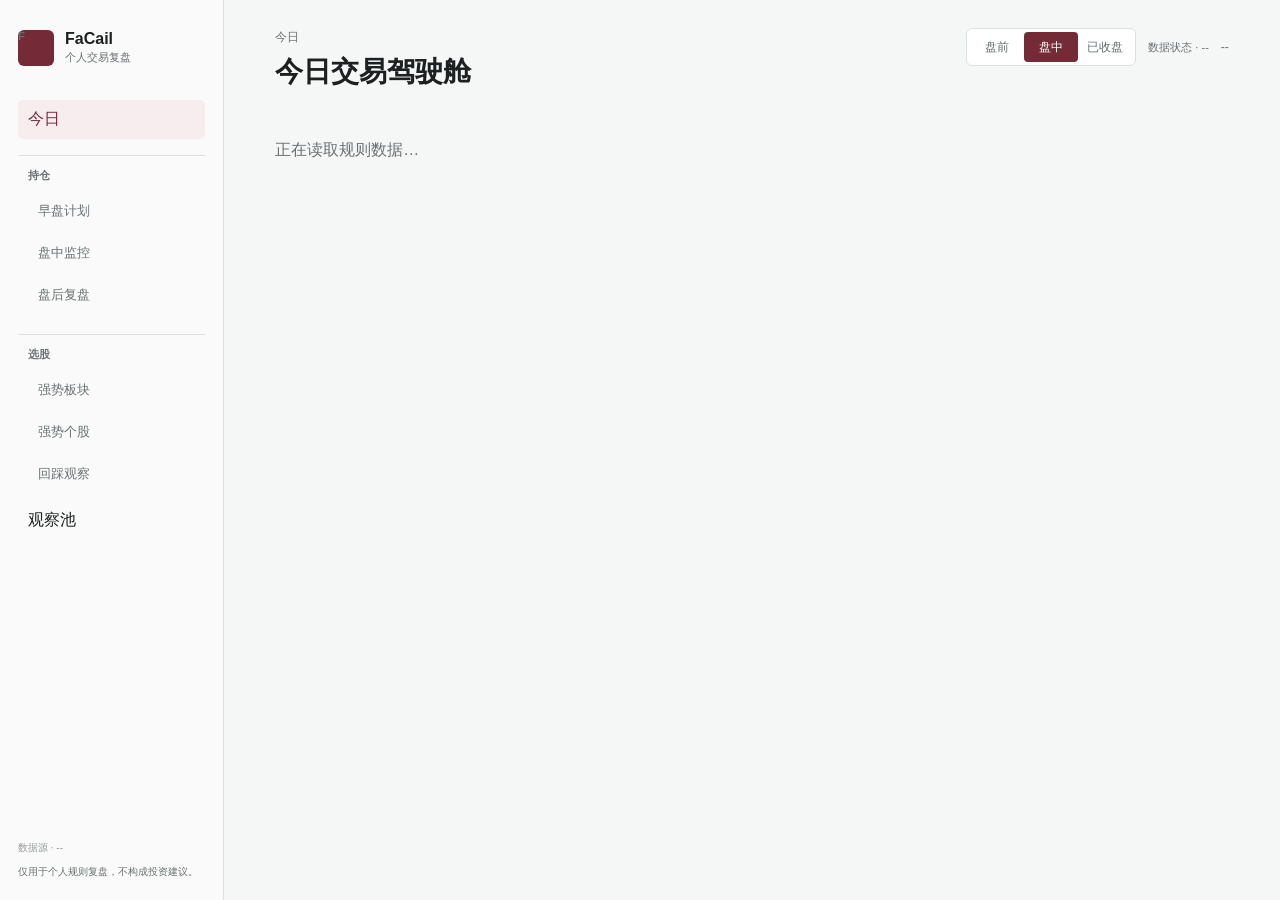
<file: index.html>
<!doctype html>
<html lang="zh-CN">
  <head>
    <meta charset="utf-8">
    <meta name="viewport" content="width=device-width, initial-scale=1">
    <meta http-equiv="refresh" content="0; url=frontend/">
    <title>FaCail</title>
  </head>
  <body>
    <a href="frontend/">打开 FaCail</a>
  </body>
</html>
</file>
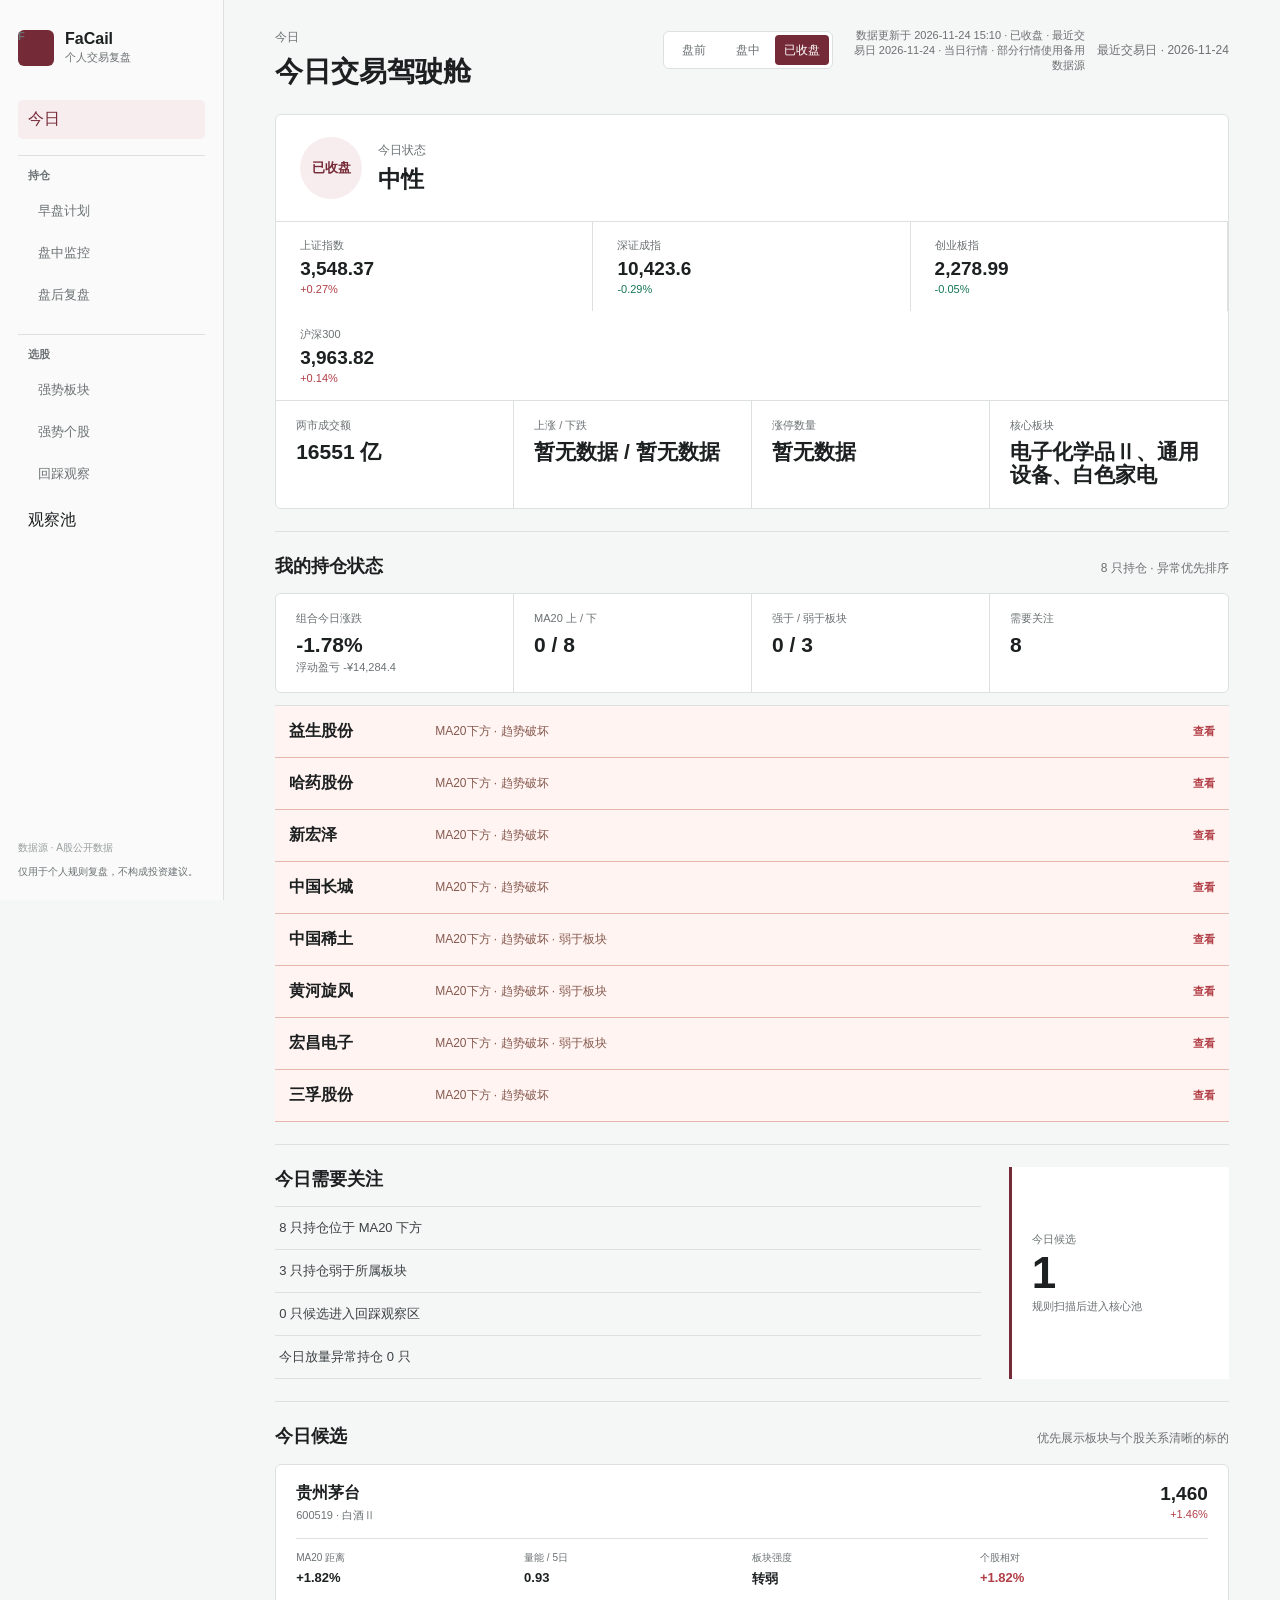
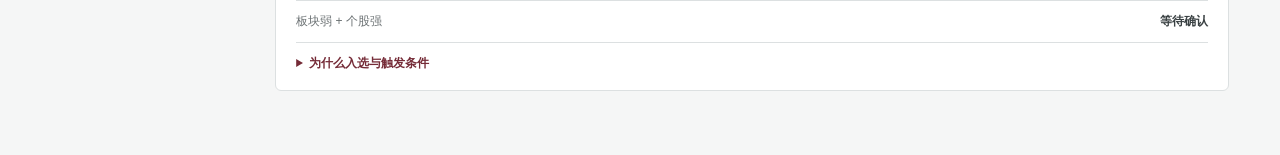
<file: frontend/index.html>
<!doctype html>
<html lang="zh-CN">
  <head>
    <meta charset="utf-8">
    <meta name="viewport" content="width=device-width, initial-scale=1">
    <meta name="theme-color" content="#f5f6f4">
    <title>FaCail · 今日交易驾驶舱</title>
    <link rel="stylesheet" href="styles.css?v=3">
  </head>
  <body>
    <div class="app-shell">
      <aside class="sidebar">
        <div class="brand">
          <span class="brand-mark">F</span>
          <div><strong>FaCail</strong><span>个人交易复盘</span></div>
        </div>
        <nav class="desktop-nav" aria-label="主导航">
          <button class="nav-item active" data-view="today">今日</button>
          <div class="nav-group">
            <span>持仓</span>
            <button class="nav-item sub" data-view="premarket">早盘计划</button>
            <button class="nav-item sub" data-view="intraday">盘中监控</button>
            <button class="nav-item sub" data-view="review">盘后复盘</button>
          </div>
          <div class="nav-group">
            <span>选股</span>
            <button class="nav-item sub" data-view="sectors">强势板块</button>
            <button class="nav-item sub" data-view="stocks">强势个股</button>
            <button class="nav-item sub" data-view="pullback">回踩观察</button>
          </div>
          <button class="nav-item" data-view="watchlist">观察池</button>
        </nav>
        <div class="sidebar-foot">
          <span id="source-label">数据源 · --</span>
          <p>仅用于个人规则复盘，不构成投资建议。</p>
        </div>
      </aside>

      <main class="content">
        <header class="topbar">
          <div>
            <p class="breadcrumb" id="breadcrumb">今日</p>
            <h1 id="view-title">今日交易驾驶舱</h1>
          </div>
          <div class="header-actions">
            <div class="stage-switch" aria-label="开发用交易阶段切换">
              <button data-stage="premarket">盘前</button>
              <button class="active" data-stage="intraday">盘中</button>
              <button data-stage="postmarket">已收盘</button>
            </div>
            <span class="data-status" id="data-status">数据状态 · --</span>
            <span class="trade-date" id="trade-date">--</span>
          </div>
        </header>

        <div id="loading" class="loading">正在读取规则数据…</div>
        <section class="view" id="today"></section>
        <section class="view" id="premarket"></section>
        <section class="view" id="intraday"></section>
        <section class="view" id="review"></section>
        <section class="view" id="sectors"></section>
        <section class="view" id="stocks"></section>
        <section class="view" id="pullback"></section>
        <section class="view" id="watchlist"></section>
      </main>

      <nav class="mobile-nav" aria-label="移动端主导航">
        <button class="active" data-mobile-view="today"><span>今</span>今日</button>
        <button data-mobile-view="holdings"><span>持</span>持仓</button>
        <button data-mobile-view="selection"><span>选</span>选股</button>
        <button data-mobile-view="watchlist"><span>察</span>观察</button>
      </nav>
    </div>
    <script src="app.js?v=3"></script>
  </body>
</html>
</file>
<file: frontend/styles.css>
:root {
  color-scheme: light;
  --bg: #f5f6f6;
  --surface: #ffffff;
  --surface-soft: #f0f2f2;
  --text: #1d2021;
  --muted: #6b7173;
  --line: #dce0e1;
  --accent: #752b37;
  --accent-soft: #f7edef;
  --ink-soft: #3a4143;
  --up: #b13e46;
  --down: #147557;
  --warn: #8a5a12;
  --danger-soft: #fff4f1;
  --danger-line: #e5b7ae;
}

* { box-sizing: border-box; }

html { max-width: 100%; overflow-x: hidden; background: var(--bg); }

body {
  margin: 0;
  min-height: 100vh;
  color: var(--text);
  background: var(--bg);
  font-family: -apple-system, BlinkMacSystemFont, "Segoe UI", "PingFang SC", "Microsoft YaHei", sans-serif;
  letter-spacing: 0;
  max-width: 100%;
  overflow-x: hidden;
}

button { color: inherit; font: inherit; }

.app-shell { display: grid; grid-template-columns: 224px minmax(0, 1fr); min-height: 100vh; }

.sidebar {
  position: sticky;
  top: 0;
  display: flex;
  flex-direction: column;
  height: 100vh;
  padding: 28px 18px 20px;
  border-right: 1px solid var(--line);
  background: #fafafa;
}

.brand { display: flex; align-items: center; gap: 11px; margin-bottom: 34px; }
.brand-mark { display: grid; width: 36px; height: 36px; place-items: center; border-radius: 6px; color: white; background: var(--accent); font-weight: 760; }
.brand strong, .brand span { display: block; }
.brand strong { font-size: 16px; }
.brand span { margin-top: 2px; color: var(--muted); font-size: 11px; }

.desktop-nav { display: grid; gap: 4px; }
.nav-group { display: grid; gap: 3px; margin: 12px 0 4px; padding-top: 12px; border-top: 1px solid var(--line); }
.nav-group > span { padding: 0 10px 5px; color: var(--muted); font-size: 11px; font-weight: 700; }
.nav-item { min-height: 39px; padding: 0 10px; border: 0; border-radius: 5px; background: transparent; text-align: left; cursor: pointer; }
.nav-item.sub { padding-left: 20px; color: var(--muted); font-size: 13px; }
.nav-item:hover, .nav-item.active { color: var(--accent); background: var(--accent-soft); }
.sidebar-foot { margin-top: auto; color: var(--muted); font-size: 10px; line-height: 1.6; }
.sidebar-foot > span { opacity: .68; }
.sidebar-foot p { margin: 8px 0 0; }

.content { min-width: 0; width: 100%; max-width: 1420px; margin: 0 auto; padding: 28px clamp(24px, 4vw, 58px) 64px; }
.topbar { display: flex; align-items: flex-start; justify-content: space-between; gap: 24px; margin-bottom: 26px; }
.breadcrumb { margin: 0 0 7px; color: var(--muted); font-size: 12px; }
h1 { margin: 0; font-size: 28px; line-height: 1.2; }
h2 { margin: 0; font-size: 18px; }
h3 { margin: 0 0 8px; color: var(--ink-soft); font-size: 13px; }
p { line-height: 1.65; }

.header-actions { display: flex; align-items: center; gap: 12px; }
.stage-switch { display: flex; padding: 3px; border: 1px solid var(--line); border-radius: 6px; background: var(--surface); }
.stage-switch button { min-width: 54px; height: 30px; border: 0; border-radius: 4px; color: var(--muted); background: transparent; font-size: 12px; cursor: pointer; }
.stage-switch button.active { color: white; background: var(--accent); }
.trade-date { color: var(--muted); font-size: 12px; }
.data-status { max-width: 240px; color: var(--muted); font-size: 11px; line-height: 1.35; text-align: right; }
.data-status.stale { color: var(--up); }

.loading { padding: 26px 0; color: var(--muted); }
.loading strong, .loading span { display: block; margin-bottom: 6px; }
.view { display: none; gap: 22px; }
.view.active { display: grid; }

.market-band { overflow: hidden; border: 1px solid var(--line); border-radius: 6px; background: var(--surface); }
.market-state { display: flex; align-items: center; gap: 16px; padding: 22px 24px; border-bottom: 1px solid var(--line); }
.market-state p { margin: 0 0 3px; color: var(--muted); font-size: 12px; }
.market-state h2 { font-size: 23px; }
.stage-label { display: grid; min-width: 62px; height: 62px; place-items: center; border-radius: 50%; color: var(--accent); background: var(--accent-soft); font-size: 13px; font-weight: 750; }
.index-strip { display: grid; grid-template-columns: repeat(3, minmax(0, 1fr)); border-bottom: 1px solid var(--line); }
.index-strip > div { padding: 16px 24px; border-right: 1px solid var(--line); }
.index-strip > div:last-child { border-right: 0; }
.index-strip span, .index-strip small { display: block; color: var(--muted); font-size: 11px; }
.index-strip strong { display: block; margin: 5px 0 3px; font-size: 19px; }
.market-facts, .summary-numbers { display: grid; grid-template-columns: repeat(4, minmax(0, 1fr)); }

.stat { min-width: 0; padding: 17px 20px; border-right: 1px solid var(--line); }
.stat:last-child { border-right: 0; }
.stat span, .stat small { display: block; color: var(--muted); font-size: 11px; }
.stat strong { display: block; margin: 7px 0 4px; overflow-wrap: anywhere; font-size: 21px; line-height: 1.1; }

.content-section, .review-summary { border-top: 1px solid var(--line); padding-top: 22px; }
.section-head { display: flex; align-items: baseline; justify-content: space-between; gap: 16px; margin-bottom: 15px; }
.section-head p { margin: 0; color: var(--muted); font-size: 12px; }
.priority-section .summary-numbers, .review-summary .summary-numbers { border: 1px solid var(--line); border-radius: 6px; background: var(--surface); }

.anomaly-list { display: grid; margin-top: 12px; border-top: 1px solid var(--line); }
.anomaly-list button { display: grid; grid-template-columns: 130px 1fr auto; align-items: center; gap: 16px; min-height: 52px; padding: 0 14px; border: 0; border-bottom: 1px solid var(--danger-line); background: var(--danger-soft); text-align: left; cursor: pointer; }
.anomaly-list span { color: #86594f; font-size: 12px; }
.anomaly-list b { color: var(--up); font-size: 11px; }

.attention-grid { display: grid; grid-template-columns: minmax(0, 1fr) 220px; gap: 28px; }
.focus-list { display: grid; gap: 0; margin: 0; padding: 0; list-style: none; border-top: 1px solid var(--line); }
.focus-list li { padding: 12px 4px; border-bottom: 1px solid var(--line); color: var(--ink-soft); font-size: 13px; }
.candidate-count { display: flex; flex-direction: column; justify-content: center; min-height: 128px; padding: 20px; border-left: 3px solid var(--accent); background: var(--surface); }
.candidate-count span, .candidate-count small { color: var(--muted); font-size: 11px; }
.candidate-count strong { margin: 4px 0; font-size: 44px; line-height: 1; }
.mobile-candidate-inline { display: none; }

.candidate-list, .holding-list, .watch-list, .review-list { display: grid; gap: 12px; }
.candidate-row, .holding-row, .watch-row, .review-list article { padding: 18px 20px; border: 1px solid var(--line); border-radius: 6px; background: var(--surface); }
.holding-row.attention-high { border-left: 3px solid var(--up); }
.stock-title { display: flex; align-items: flex-start; justify-content: space-between; gap: 14px; }
.stock-title > div:first-child { display: grid; gap: 4px; }
.stock-title strong { font-size: 16px; }
.stock-title span { color: var(--muted); font-size: 11px; }
.stock-price { text-align: right; }
.stock-price strong { display: block; font-size: 19px; }
.stock-price span { display: block; margin-top: 3px; }

.mini-metrics { display: grid; grid-template-columns: repeat(4, minmax(0, 1fr)); margin-top: 15px; border-top: 1px solid var(--line); border-bottom: 1px solid var(--line); }
.mini-metrics > div { min-width: 0; padding: 12px 12px 12px 0; }
.mini-metrics span, .mini-metrics strong { display: block; }
.mini-metrics span { color: var(--muted); font-size: 10px; }
.mini-metrics strong { margin-top: 5px; overflow-wrap: anywhere; font-size: 13px; font-weight: 660; }
.candidate-status { display: flex; align-items: center; justify-content: space-between; gap: 10px; margin-top: 12px; color: var(--muted); font-size: 12px; }
.candidate-status strong { color: var(--ink-soft); }
.candidate-status .met, .condition-state.met { color: var(--accent); }
.candidate-status .near, .condition-state.near { color: var(--warn); }

details { margin-top: 12px; border-top: 1px solid var(--line); }
summary { padding: 12px 0 0; color: var(--accent); font-size: 12px; font-weight: 700; cursor: pointer; }
.detail-grid, .two-columns { display: grid; grid-template-columns: repeat(2, minmax(0, 1fr)); gap: 22px; margin-top: 16px; }
.detail-grid ul, .two-columns ul, .review-list ul { margin: 0; padding-left: 17px; color: var(--ink-soft); font-size: 12px; line-height: 1.7; }
.detail-grid p, .two-columns p { margin: 0; color: var(--ink-soft); font-size: 12px; }
.condition-list { display: grid; grid-template-columns: repeat(3, minmax(0, 1fr)); gap: 8px; }
.condition { padding: 10px; background: var(--surface-soft); }
.condition > div { display: flex; align-items: flex-start; justify-content: space-between; gap: 8px; }
.condition strong { font-size: 11px; }
.condition span, .condition small { color: var(--muted); font-size: 10px; }
.condition small { display: block; margin-top: 5px; }

.local-tabs { display: flex; gap: 20px; min-height: 38px; border-bottom: 1px solid var(--line); }
.local-tabs button { padding: 0 1px 11px; border: 0; border-bottom: 2px solid transparent; color: var(--muted); background: transparent; font-size: 13px; cursor: pointer; }
.local-tabs button.active { border-color: var(--accent); color: var(--accent); font-weight: 700; }
.phase-note { display: flex; justify-content: space-between; gap: 14px; padding: 12px 14px; border-left: 3px solid var(--accent); background: var(--accent-soft); }
.phase-note strong, .phase-note span { font-size: 12px; }
.phase-note span { color: var(--muted); }
.phase-note.live::before { content: ""; width: 7px; height: 7px; align-self: center; border-radius: 50%; background: var(--up); }
.phase-note.live strong { margin-right: auto; }

.pills { display: flex; flex-wrap: wrap; gap: 6px; margin-top: 12px; }
.pills span, .sector-status { padding: 4px 7px; border-radius: 4px; color: var(--muted); background: var(--surface-soft); font-size: 10px; }
.pills .tag-positive, .sector-status.tag-positive { color: var(--up); background: #fbf0f1; }
.pills .tag-risk, .sector-status.tag-risk { color: var(--accent); background: var(--accent-soft); }
.pills .tag-negative, .sector-status.tag-negative { color: var(--down); background: #eaf4ef; }
.levels { display: grid; grid-template-columns: repeat(4, minmax(0, 1fr)); gap: 6px; }
.levels span { padding: 9px; background: var(--surface-soft); }
.levels small, .levels strong { display: block; }
.levels small { color: var(--muted); font-size: 9px; }
.levels strong { margin-top: 4px; font-size: 12px; }
.rule-note, .narrative { margin: 14px 0 0; padding: 13px 15px; border-left: 2px solid var(--accent); background: var(--surface-soft); }
.rule-note span { color: var(--muted); font-size: 10px; }
.rule-note p, .narrative { color: var(--ink-soft); font-size: 13px; }
.rule-note p { margin: 3px 0 0; }

.sector-list { display: grid; gap: 1px; border: 1px solid var(--line); background: var(--line); }
.sector-row { display: grid; grid-template-columns: 72px minmax(0, 1fr); background: var(--surface); }
.sector-rank { display: flex; align-items: baseline; justify-content: center; padding: 22px 8px; border-right: 1px solid var(--line); }
.sector-rank span { font-size: 25px; }
.sector-rank small { color: var(--muted); font-size: 10px; }
.sector-main { padding: 17px 20px; }
.sector-main > div:first-child { display: flex; align-items: center; gap: 9px; }
.sector-main .mini-metrics { grid-template-columns: repeat(6, minmax(0, 1fr)); }
.review-summary .summary-numbers { grid-template-columns: repeat(6, minmax(0, 1fr)); }
.review-list article h3 { margin-top: 15px; }
.review-list article p { margin: 0; color: var(--ink-soft); font-size: 13px; }
.empty { margin: 0; padding: 28px; border: 1px solid var(--line); color: var(--muted); text-align: center; }
.up { color: var(--up) !important; }
.down { color: var(--down) !important; }
.flat { color: var(--muted) !important; }
.mobile-nav { display: none; }

@media (max-width: 980px) {
  .app-shell { grid-template-columns: 188px minmax(0, 1fr); }
  .market-facts, .summary-numbers, .mini-metrics { grid-template-columns: repeat(2, minmax(0, 1fr)); }
  .stat:nth-child(2n), .mini-metrics > div:nth-child(2n) { border-right: 0; }
  .sector-main .mini-metrics, .review-summary .summary-numbers { grid-template-columns: repeat(3, minmax(0, 1fr)); }
}

@media (max-width: 700px) {
  body { padding-bottom: 70px; }
  .app-shell { display: block; }
  .sidebar { display: none; }
  .content { width: 100vw; max-width: 100vw; padding: 18px 14px 30px; }
  .topbar { display: grid; grid-template-columns: minmax(0, 1fr); align-items: start; gap: 11px; margin-bottom: 17px; }
  .breadcrumb { margin-bottom: 4px; }
  h1 { font-size: 21px; }
  .header-actions { display: flex; justify-content: flex-start; width: 100%; }
  .trade-date { display: none; }
  .stage-switch button { min-width: 47px; height: 28px; font-size: 11px; }
  .view.active { gap: 16px; }
  .market-state { padding: 16px; }
  .market-state h2 { font-size: 20px; }
  .stage-label { min-width: 50px; height: 50px; }
  .index-strip > div { min-width: 0; overflow: hidden; padding: 12px 10px; }
  .index-strip strong { overflow: hidden; font-size: 13px; white-space: nowrap; }
  .market-facts { grid-template-columns: repeat(2, minmax(0, 1fr)); }
  .market-facts .stat:nth-child(n+3) { display: none; }
  .market-facts .stat { padding: 13px 14px; }
  .stat strong { font-size: 17px; }
  .content-section { padding-top: 16px; }
  .section-head { align-items: flex-start; margin-bottom: 11px; }
  .section-head p { min-width: 0; max-width: 48%; overflow-wrap: anywhere; text-align: right; }
  .priority-section .summary-numbers .stat:nth-child(2), .priority-section .summary-numbers .stat:nth-child(3) { display: none; }
  .mobile-candidate-inline { display: flex; align-items: baseline; gap: 7px; margin-top: 10px; padding: 10px 12px; border-left: 3px solid var(--accent); background: var(--surface); }
  .mobile-candidate-inline span, .mobile-candidate-inline small { color: var(--muted); font-size: 10px; }
  .mobile-candidate-inline strong { font-size: 24px; }
  .anomaly-list button { grid-template-columns: 84px 1fr; gap: 8px; min-height: 58px; padding: 8px 10px; }
  .anomaly-list b { display: none; }
  .attention-grid { grid-template-columns: minmax(0, 1fr) 100px; gap: 12px; }
  .focus-list li { padding: 9px 2px; font-size: 11px; }
  .candidate-count { min-height: 110px; padding: 12px; }
  .candidate-count strong { font-size: 38px; }
  .candidate-row, .holding-row, .watch-row, .review-list article { padding: 15px 14px; }
  .stock-title strong { font-size: 15px; }
  .stock-price strong { font-size: 17px; }
  .mini-metrics { grid-template-columns: repeat(2, minmax(0, 1fr)); }
  .mini-metrics > div { padding: 10px 8px 10px 0; }
  .detail-grid, .two-columns { grid-template-columns: 1fr; gap: 14px; }
  .condition-list { grid-template-columns: 1fr; }
  .phase-note { align-items: flex-start; }
  .phase-note span { max-width: 48%; text-align: right; }
  .levels { grid-template-columns: repeat(2, minmax(0, 1fr)); }
  .sector-row { grid-template-columns: 48px minmax(0, 1fr); }
  .sector-rank { padding: 18px 4px; }
  .sector-rank span { font-size: 20px; }
  .sector-main { padding: 14px 12px; }
  .sector-main .mini-metrics { grid-template-columns: repeat(2, minmax(0, 1fr)); }
  .review-summary .summary-numbers { grid-template-columns: repeat(2, minmax(0, 1fr)); }
  .mobile-nav {
    position: fixed;
    z-index: 20;
    right: 0;
    bottom: 0;
    left: 0;
    display: grid;
    grid-template-columns: repeat(4, 1fr);
    min-height: 62px;
    padding-bottom: env(safe-area-inset-bottom);
    border-top: 1px solid var(--line);
    background: rgba(250, 250, 250, .96);
    backdrop-filter: blur(12px);
  }
  .mobile-nav button { display: grid; place-items: center; align-content: center; gap: 3px; border: 0; color: var(--muted); background: transparent; font-size: 10px; }
  .mobile-nav button span { display: grid; width: 24px; height: 24px; place-items: center; border-radius: 50%; font-size: 11px; font-weight: 750; }
  .mobile-nav button.active { color: var(--accent); }
  .mobile-nav button.active span { color: white; background: var(--accent); }
}

@media (max-width: 390px) {
  .content { padding-right: 12px; padding-left: 12px; }
  .stage-switch button { min-width: 43px; }
  .stock-title { gap: 8px; }
  .market-state h2 { font-size: 18px; }
}

@media (min-width: 391px) and (max-width: 520px) {
  .content { width: 390px; max-width: 390px; margin: 0; }
  .mobile-nav { right: auto; width: 390px; }
}
</file>
